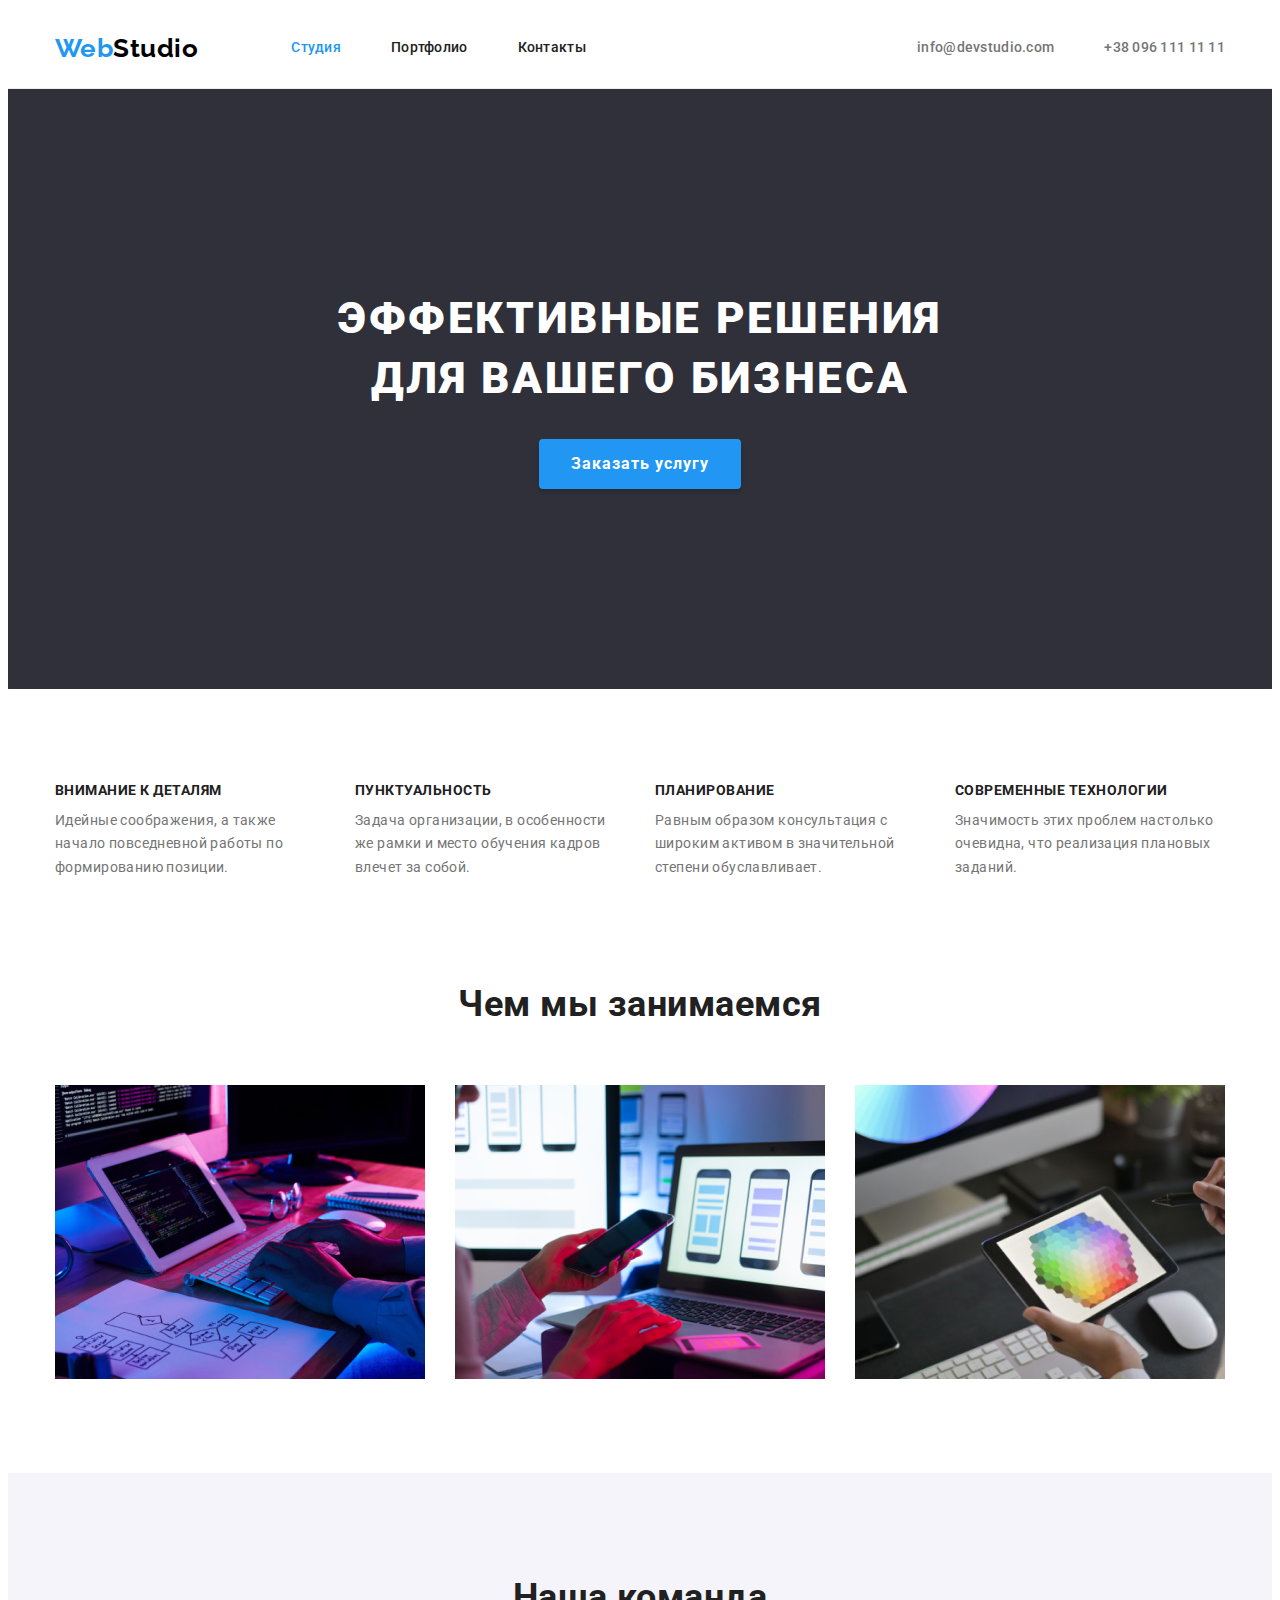
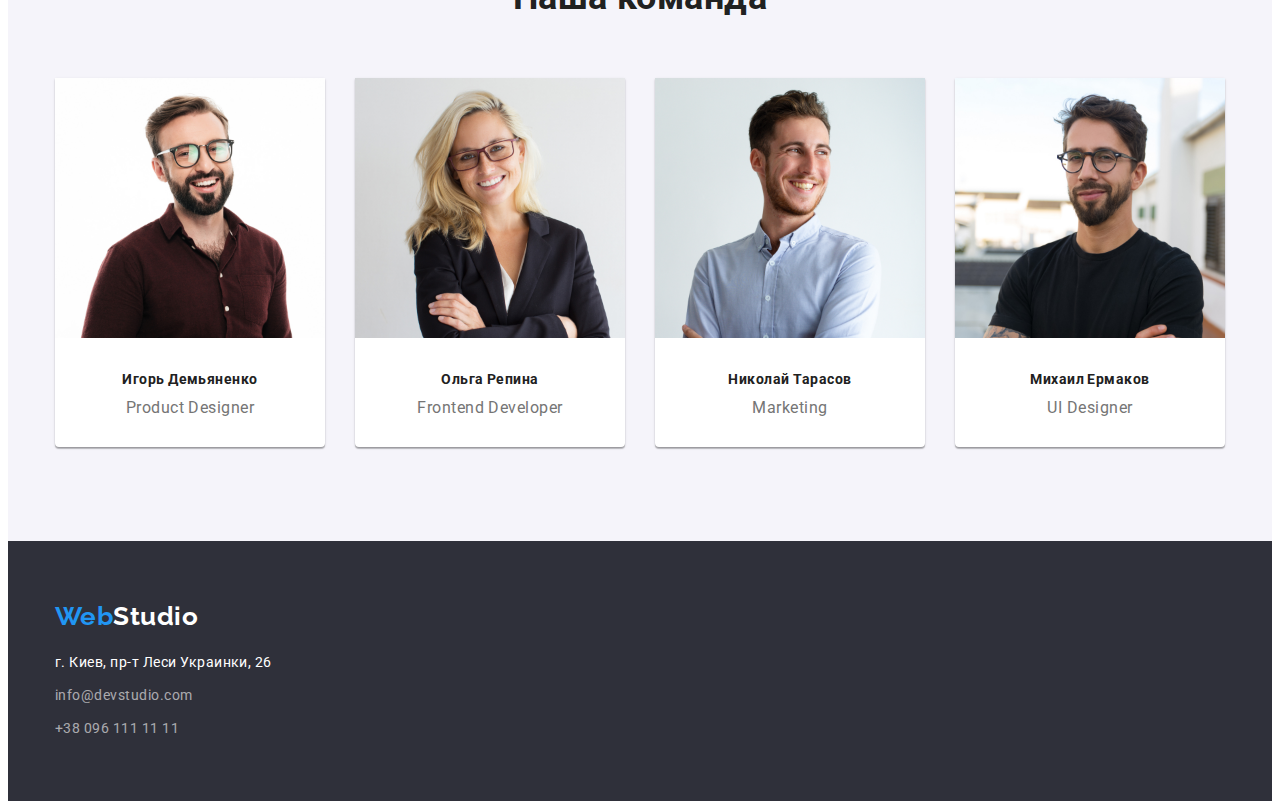
<file: index.html>
<!DOCTYPE html>
<html lang="ru">
  <head>
    <meta charset="UTF-8" />
    <meta http-equiv="X-UA-Compatible" content="IE=edge" />
    <meta name="viewport" content="width=device-width, initial-scale=1.0" />
    <title>Web Studio (Version 2.1)</title>
    <link rel="preconnect" href="https://fonts.googleapis.com" />
    <link rel="preconnect" href="https://fonts.gstatic.com" crossorigin />
    <link
      href="https://fonts.googleapis.com/css2?family=Raleway:wght@700&family=Roboto:wght@400;500;700;900&display=swap"
      rel="stylesheet"
    />
    <link
      rel="stylesheet"
      href="https://cdnjs.cloudflare.com/ajax/libs/modern-normalize/1.1.0/modern-normalize.min.css"
      integrity="sha512-wpPYUAdjBVSE4KJnH1VR1HeZfpl1ub8YT/NKx4PuQ5NmX2tKuGu6U/JRp5y+Y8XG2tV+wKQpNHVUX03MfMFn9Q=="
      crossorigin="anonymous"
      referrerpolicy="no-referrer"
    />
    <link rel="stylesheet" href="./css/styles.css" />
  </head>
  <body>
    <header class="header">
      <div class="container">
        <!--=====logo=====-->

        <a href="/" lang="en" class="text-logo">
          <span class="span-logo">Web</span>Studio
        </a>

        <!-- =====sait-nav===== -->

        <nav>
          <ul class="sait-nav">
            <li class="item"><a href="/" class="current">Студия</a></li>
            <li class="item"><a href="./portfolio.html">Портфолио</a></li>
            <li class="item"><a href="/">Контакты</a></li>
          </ul>
        </nav>

        <!-- =====contacts-nav=====  -->

        <ul class="contacts-nav">
          <li class="item">
            <a href="mailto:info@devstudio.com">info@devstudio.com</a>
          </li>
          <li class="item">
            <a href="tel:+380961111111">+38 096 111 11 11</a>
          </li>
        </ul>
      </div>
    </header>

    <!-- Hero section -->

    <main class="main">
      <div class="hero">
        <div class="container">
          <section>
            <h1 class="hero-title">
              Эффективные решения<br />для вашего бизнеса
            </h1>

            <!-- =====button==== -->

            <button type="button" class="hero-button">Заказать услугу</button>
          </section>
        </div>
      </div>

      <!-- =====section===== -->

      <section class="section indent section-padding">
        <div class="container">
          <h2 class="section-title">
            <!-- Заголовок который нужно спрятать -->
          </h2>
          <ul class="title">
            <li class="item">
              <h3 class="headline">Внимание к деталям</h3>
              <p class="paragraph">
                Идейные соображения, а также начало повседневной работы по
                формированию позиции.
              </p>
            </li>
            <li class="item">
              <h3 class="headline">Пунктуальность</h3>
              <p class="paragraph">
                Задача организации, в особенности же рамки и место обучения
                кадров влечет за собой.
              </p>
            </li>
            <li class="item">
              <h3 class="headline">Планирование</h3>
              <p class="paragraph">
                Равным образом консультация с широким активом в значительной
                степени обуславливает.
              </p>
            </li>
            <li class="item">
              <h3 class="headline">Современные технологии</h3>
              <p class="paragraph">
                Значимость этих проблем настолько очевидна, что реализация
                плановых заданий.
              </p>
            </li>
          </ul>
        </div>
      </section>

      <!-- What are we doing -->

      <section class="section indent-with-img section-padding">
        <div class="container">
          <h2 class="section-title">Чем мы занимаемся</h2>
          <ul class="photo">
            <li class="item">
              <img
                class="no-gap"
                width="370"
                src="./images/what_are_we_doing_1.jpg"
                alt="Разработка проэкта"
              />
            </li>
            <li class="item">
              <img
                class="no-gap"
                width="370"
                src="./images/what_are_we_doing_2.jpg"
                alt="Оптимизация под мобильные устройства"
              />
            </li>
            <li class="item">
              <img
                class="no-gap"
                width="370"
                src="./images/what_are_we_doing_3.jpg"
                alt="Дизайнерские решения"
              />
            </li>
          </ul>
        </div>
      </section>
      <section class="section bg-section indent-with-img section-padding">
        <div class="container">
          <h2 class="section-title">Наша команда</h2>
          <ul class="shell">
            <li class="item">
              <img
                class=""
                width="270"
                src="./images/ihor.jpg"
                alt="Игорь Демьяненко"
              />
              <div class="padding-text">
                <h3 class="headline center">Игорь Демьяненко</h3>
                <p lang="en" class="center">Product Designer</p>
              </div>
            </li>
            <li class="item">
              <img width="270" src="./images/olga.jpg" alt="Ольга Репина" />
              <div class="padding-text">
                <h3 class="headline center">Ольга Репина</h3>
                <p lang="en" class="center">Frontend Developer</p>
              </div>
            </li>
            <li class="item">
              <img
                width="270"
                src="./images/nikolay.jpg"
                alt="Николай Тарасов"
              />
              <div class="padding-text">
                <h3 class="headline center">Николай Тарасов</h3>
                <p lang="en" class="center">Marketing</p>
              </div>
            </li>
            <li class="item">
              <img width="270" src="./images/mihail.jpg" alt="Михаил Ермаков" />
              <div class="padding-text">
                <h3 class="headline center">Михаил Ермаков</h3>
                <p lang="en" class="center">UI Designer</p>
              </div>
            </li>
          </ul>
        </div>
      </section>
    </main>

    <!-- =====footer===== -->

    <footer class="footer">
      <div class="container">
        <a href="/" lang="en" class="text-logo footer-logo">
          <span class="span-logo">Web</span>Studio
        </a>

        <!-- =====adress===== -->

        <address class="adress">
          <ul>
            <li class="location">
              <a
                href="https://goo.gl/maps/e9gc64bWVvTJH4VD8"
                class="geolocation link"
                >г. Киев, пр-т Леси Украинки, 26
              </a>
            </li>
            <li class="mail">
              <a href="mailto:info@devstudio.com" class="link"
                >info@devstudio.com
              </a>
            </li>
            <li class="tel">
              <a href="tel:+380961111111" class="link">+38 096 111 11 11</a>
            </li>
          </ul>
        </address>
      </div>
    </footer>
  </body>
</html>
</file>
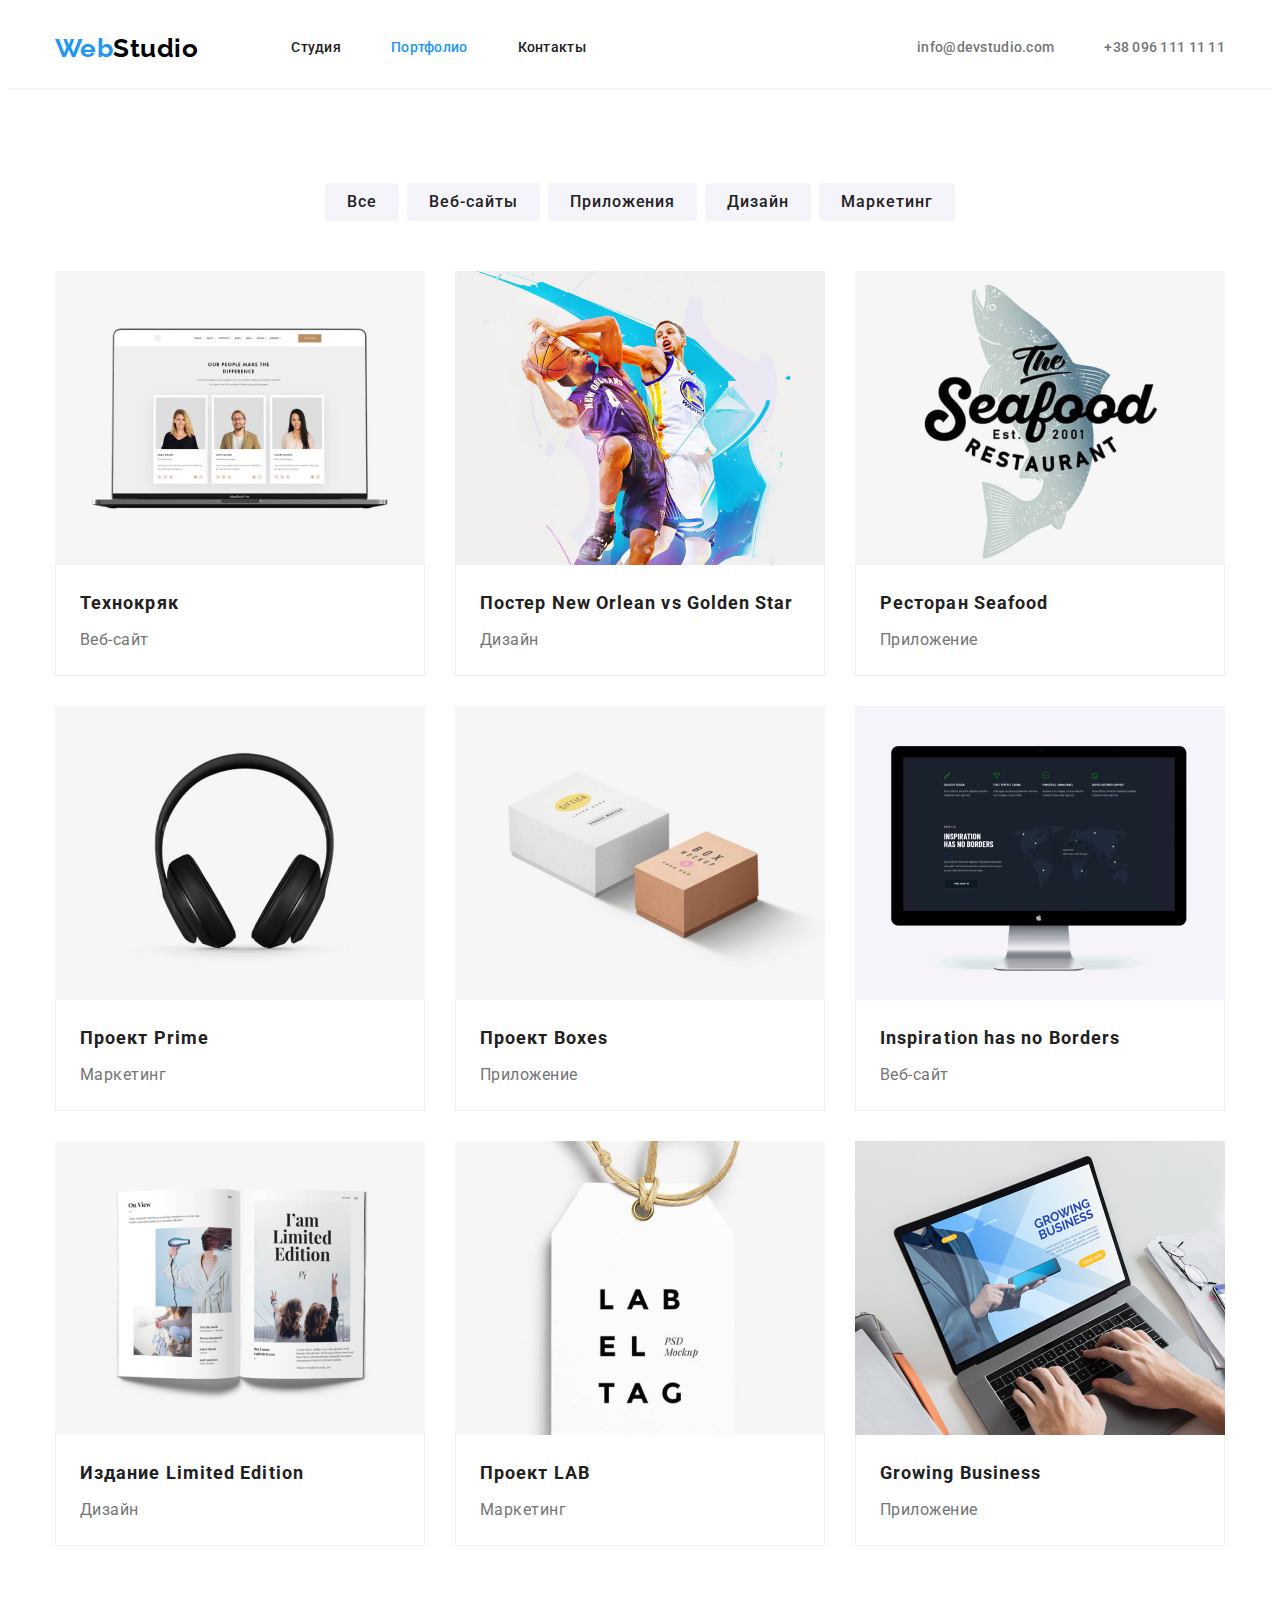
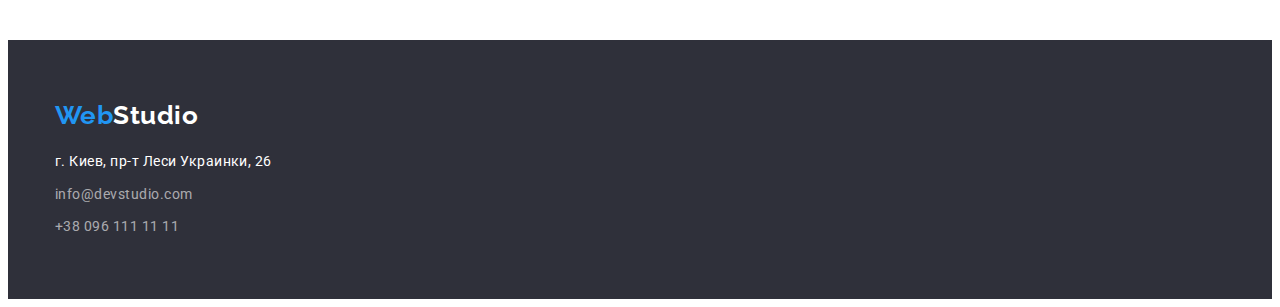
<file: portfolio.html>
<!DOCTYPE html>
<html lang="ru">
  <head>
    <meta charset="UTF-8" />
    <meta http-equiv="X-UA-Compatible" content="IE=edge" />
    <meta name="viewport" content="width=device-width, initial-scale=1.0" />
    <title>Web Studio (Version 2.1)</title>
    <link rel="preconnect" href="https://fonts.googleapis.com" />
    <link rel="preconnect" href="https://fonts.gstatic.com" crossorigin />
    <link
      href="https://fonts.googleapis.com/css2?family=Raleway:wght@700&family=Roboto:wght@400;500;700;900&display=swap"
      rel="stylesheet"
    />
    <link
      rel="stylesheet"
      href="https://cdnjs.cloudflare.com/ajax/libs/modern-normalize/1.1.0/modern-normalize.min.css"
      integrity="sha512-wpPYUAdjBVSE4KJnH1VR1HeZfpl1ub8YT/NKx4PuQ5NmX2tKuGu6U/JRp5y+Y8XG2tV+wKQpNHVUX03MfMFn9Q=="
      crossorigin="anonymous"
      referrerpolicy="no-referrer"
    />
    <link rel="stylesheet" href="./css/styles.css" />
  </head>
  <body>
    <header class="header">
      <div class="container">
        <!--=====logo=====-->

        <a href="/" lang="en" class="text-logo">
          <span class="span-logo">Web</span>Studio
        </a>

        <!-- =====sait-nav===== -->

        <nav>
          <ul class="sait-nav">
            <li class="item"><a href="./index.html">Студия</a></li>
            <li class="item"><a href="/" class="current">Портфолио</a></li>
            <li class="item"><a href="/">Контакты</a></li>
          </ul>
        </nav>

        <!-- =====contacts-nav=====  -->

        <ul class="contacts-nav">
          <li class="item">
            <a href="mailto:info@devstudio.com">info@devstudio.com</a>
          </li>
          <li class="item">
            <a href="tel:+380961111111">+38 096 111 11 11</a>
          </li>
        </ul>
      </div>
    </header>

    <!-- Hero section -->

    <main>
      <section class="section-padding">
        <div class="container">
          <h1></h1>
          <!-- Заголовок который нужно спрятать -->

          <!-- =====button===== -->

          <ul class="buttons-filters">
            <li class="item">
              <button type="button" class="button">Все</button>
            </li>
            <li class="item">
              <button type="button" class="button">Веб-сайты</button>
            </li>
            <li class="item">
              <button type="button" class="button">Приложения</button>
            </li>
            <li class="item">
              <button type="button" class="button">Дизайн</button>
            </li>
            <li class="item">
              <button type="button" class="button">Маркетинг</button>
            </li>
          </ul>

          <!-- ======cards===== -->

          <ul class="cards">
            <li class="item">
              <div class="cards-container">
                <a href="">
                  <img
                    src="./images/tehnocryak.jpg"
                    alt="Веб-сайт"
                    width="370"
                    class="photo"
                  />
                  <div class="border">
                    <h2 class="title">Технокряк</h2>
                    <p class="text">Веб-сайт</p>
                  </div>
                </a>
              </div>
            </li>

            <li class="item">
              <div class="cards-container">
                <a href="">
                  <img
                    src="./images/new_orlean_vs_golden_star.jpg"
                    alt="Дизайн"
                    width="370"
                    class="photo"
                  />
                  <div class="border">
                    <h2 class="title">Постер New Orlean vs Golden Star</h2>
                    <p class="text">Дизайн</p>
                  </div>
                </a>
              </div>
            </li>

            <li class="item">
              <div class="cards-container">
                <a href="">
                  <img
                    src="./images/seafood.jpg"
                    alt="Приложение"
                    width="370"
                    class="photo"
                  />
                  <div class="border">
                    <h2 class="title">Ресторан Seafood</h2>
                    <p class="text">Приложение</p>
                  </div>
                </a>
              </div>
            </li>

            <li class="item">
              <div class="cards-container">
                <a href="">
                  <img
                    src="./images/prime.jpg"
                    alt="Маркетинг"
                    width="370"
                    class="photo"
                  />
                  <div class="border">
                    <h2 class="title">Проект Prime</h2>
                    <p class="text">Маркетинг</p>
                  </div>
                </a>
              </div>
            </li>

            <li class="item">
              <div class="cards-container">
                <a href="">
                  <img
                    src="./images/boxes.jpg"
                    alt="Приложение"
                    width="370"
                    class="photo"
                  />
                  <div class="border">
                    <h2 class="title">Проект Boxes</h2>
                    <p class="text">Приложение</p>
                  </div>
                </a>
              </div>
            </li>

            <li class="item">
              <div class="cards-container">
                <a href="">
                  <img
                    src="./images/inspiration_has_no_borders.jpg"
                    alt="Веб-сайт"
                    width="370"
                    class="photo"
                  />
                  <div class="border">
                    <h2 class="title">Inspiration has no Borders</h2>
                    <p class="text">Веб-сайт</p>
                  </div>
                </a>
              </div>
            </li>

            <li class="item">
              <div class="cards-container">
                <a href="">
                  <img
                    src="./images/limited_edition.jpg"
                    alt="Дизайн"
                    width="370"
                    class="photo"
                  />
                  <div class="border">
                    <h2 class="title">Издание Limited Edition</h2>
                    <p class="text">Дизайн</p>
                  </div>
                </a>
              </div>
            </li>

            <li class="item">
              <div class="cards-container">
                <a href="">
                  <img
                    src="./images/lab.jpg"
                    alt="Маркетинг"
                    width="370"
                    class="photo"
                  />
                  <div class="border">
                    <h2 class="title">Проект LAB</h2>
                    <p class="text">Маркетинг</p>
                  </div>
                </a>
              </div>
            </li>

            <li class="item">
              <div class="cards-container">
                <a href="">
                  <img
                    src="./images/growing_business.jpg"
                    alt="Приложение"
                    width="370"
                    class="photo"
                  />
                  <div class="border">
                    <h2 class="title">Growing Business</h2>
                    <p class="text">Приложение</p>
                  </div>
                </a>
              </div>
            </li>
          </ul>
        </div>
      </section>
    </main>

    <!-- =====footer===== -->

    <footer class="footer">
      <div class="container">
        <a href="/" lang="en" class="text-logo footer-logo">
          <span class="span-logo">Web</span>Studio
        </a>

        <!-- =====adress===== -->

        <address class="adress">
          <ul>
            <li class="location">
              <a
                href="https://goo.gl/maps/e9gc64bWVvTJH4VD8"
                class="geolocation link"
                >г. Киев, пр-т Леси Украинки, 26
              </a>
            </li>
            <li class="mail">
              <a href="mailto:info@devstudio.com" class="link"
                >info@devstudio.com
              </a>
            </li>
            <li class="tel">
              <a href="tel:+380961111111" class="link">+38 096 111 11 11</a>
            </li>
          </ul>
        </address>
      </div>
    </footer>
  </body>
</html>
</file>
<file: css/styles.css>
:root {
  --primeri-text-color: rgba(117, 117, 117, 1);
  --secondari-text-color: rgba(33, 33, 33, 1);
  --hover-color: rgba(33, 150, 243, 1);
  --hero-color: rgba(255, 255, 255, 1);
  --primeri-font-family: Roboto, sans-serif;
}

*,
*::before,
*::after {
  box-sizing: border-box;
}

body {
  background-color: #fff;
  color: var(--primeri-text-color);
  font-family: var(--primeri-font-family);
  letter-spacing: 0.03em;
}

.header {
  border-bottom: 1px solid #ececec;
}

.header .container {
  display: flex;
  align-items: center;
}

.container {
  width: 1200px;
  padding-left: 15px;
  padding-right: 15px;
  margin: 0 auto;
}

a {
  text-decoration: none;
}

ul {
  list-style: none;
  padding: 0;
  margin: 0;
}

h1,
h2,
h3,
p {
  margin: 0;
}

/* =====logo===== */

.text-logo {
  margin-right: 93px;

  color: rgba(0, 0, 0, 1);
  font-family: Raleway, sans-serif;
  font-weight: 700;
  font-size: 26px;
  line-height: 1, 19;
}

.span-logo {
  color: rgba(33, 150, 243, 1);
}

/* =====sait-nav===== */

.sait-nav .item:not(:last-child),
.contacts-nav .item:not(:last-child) {
  margin-right: 50px;
}

.sait-nav a {
  padding-top: 32px;
  padding-bottom: 32px;

  color: var(--secondari-text-color);
}

.sait-nav a:hover,
.sait-nav a:focus {
  color: var(--hover-color);
}

.sait-nav a.current {
  color: var(--hover-color);
}

/* =====contacts-nav===== */

.contacts-nav a {
  color: var(--primeri-text-color);
}
.contacts-nav a:hover,
.contacts-nav a:focus {
  color: var(--hover-color);
}

.sait-nav,
.contacts-nav {
  display: flex;

  letter-spacing: 0.02em;
  font-weight: 500;
  font-size: 14px;
  line-height: 1.14;
}

.contacts-nav {
  margin-left: auto;
}

/* =====Index.html styles===== */

/* =====Hero section===== */

.hero,
.footer {
  background-color: #2f303a;
}

.hero {
  padding-top: 200px;
  padding-bottom: 200px;
  text-align: center;
}

.hero-title {
  margin-bottom: 30px;
  text-transform: uppercase;

  color: var(--hero-color);
  letter-spacing: 0.06em;
  font-weight: 900;
  font-size: 44px;
  line-height: 1.36;
}

/* =====button===== */

.hero-button {
  color: rgba(255, 255, 255, 1);
  background: rgba(33, 150, 243, 1);
  font-family: inherit;
  letter-spacing: 0.06em;
  font-weight: 700;
  font-size: 16px;
  line-height: 1.87;
  border-radius: 4px;
  border: none;
  padding: 10px 32px;
  min-width: 200px;
  min-height: 50px;
  text-align: center;
  box-shadow: 0px 4px 4px rgba(0, 0, 0, 0.15);

  cursor: pointer;
}

/* =====section===== */

.section-padding {
  padding-top: 94px;
  padding-bottom: 94px;
}

.main .indent {
  padding-bottom: 0px;
}

.indent .title {
  display: flex;
}

.indent .section-title {
  margin: 0;
}

.title .item:not(:last-child) {
  margin-right: 30px;
}

.indent .item {
  width: 270px;
}

.title .paragraph {
  font-size: 14px;
  line-height: 1.7;
  letter-spacing: 0.03em;
}

.indent-with-img .photo {
  display: flex;
  justify-content: space-between;
}

.indent-with-img .no-gap {
  display: block;
}

.section-title {
  margin-bottom: 50px;
  text-align: center;

  color: var(--secondari-text-color);
  font-weight: 700;
  font-size: 36px;
  line-height: 1.7;
}

.indent-with-img .padding-text {
  padding-top: 30px;
  padding-bottom: 30px;
}

.section .headline {
  color: var(--secondari-text-color);
  font-weight: 700;
  font-size: 14px;
  line-height: 1.14;
}

.title .headline {
  text-transform: uppercase;
}

.headline {
  margin-bottom: 10px;
}

.center {
  text-align: center;
}

.bg-section {
  background-color: #f5f4fa;
}

.shell {
  display: flex;
}

.shell .item {
  margin-right: 30px;
  width: 270px;
  box-shadow: 0px 1px 3px rgba(0, 0, 0, 0.12), 0px 1px 1px rgba(0, 0, 0, 0.14),
    0px 2px 1px rgba(0, 0, 0, 0.2);
  border-radius: 0px 0px 4px 4px;
  background-color: #ffffff;
}

.shell .item:not(:last-child) {
  margin-right: 30px;
}

/* =====footer===== */

.footer-logo {
  color: #ffffff;
}

.footer {
  padding-top: 60px;
  padding-bottom: 60px;
}

.container a {
  display: block;
}

.container .footer-logo {
  margin-bottom: 20px;
}

/* =====adress===== */

.location .geolocation {
  color: rgba(255, 255, 255, 1);
  font-weight: 400;
  font-size: 14px;
  line-height: 1.71;
  font-style: normal;
}

.mail a,
.tel a {
  color: rgba(255, 255, 255, 0.6);
  font-weight: 400;
  font-size: 14px;
  line-height: 1.71;
  font-style: normal;
}

.link:hover,
.link:focus {
  color: var(--hover-color);
}

.adress .link {
  margin-bottom: 9px;
}

.tel .link {
  margin-bottom: 0px;
}

/* =====Portfolio.html styles===== */

/* =====button===== */

.buttons-filters {
  display: flex;
  justify-content: center;
  margin-bottom: 50px;
}

.buttons-filters .item:not(:last-child) {
  margin-right: 8px;
}

.buttons-filters .button {
  color: var(--secondari-text-color);
  background: #f5f4fa;
  font-family: inherit;
  letter-spacing: 0.06em;
  font-weight: 500;
  font-size: 16px;
  line-height: 1.62;
  border-radius: 4px;
  padding: 6px 22px;
  border: 0;
  outline: 0;

  cursor: pointer;
}

.buttons-filters .button:hover,
.buttons-filters .button:focus {
  color: rgba(255, 255, 255, 1);
  background-color: rgba(33, 150, 243, 1);
  box-shadow: 0px 3px 1px rgba(0, 0, 0, 0.1), 0px 1px 2px rgba(0, 0, 0, 0.08),
    0px 2px 2px rgba(0, 0, 0, 0.12);
}

/* ======cards===== */

.cards {
  display: flex;
  flex-wrap: wrap;
}

.cards .item:not(:nth-child(3n + 3)) {
  margin-right: 30px;
}

.cards .cards-container {
  background-color: #ffffff;
}

.cards .item:not(:nth-child(n + 7)) {
  margin-bottom: 30px;
}

.cards .title {
  color: var(--secondari-text-color);
  font-weight: 700;
  font-size: 18px;
  line-height: 2;
  letter-spacing: 0.06em;

  margin-bottom: 4px;
}
.cards .text {
  color: var(--primeri-text-color);
  font-size: 16px;
  line-height: 1.87;
}

.cards-container .photo {
  display: block;
}

.item .border {
  border: 1px solid #eeeeee;
  border-top: none;
  padding-top: 20px;
  padding-bottom: 20px;
  padding-left: 24px;
  padding-right: 24px;
}
</file>
